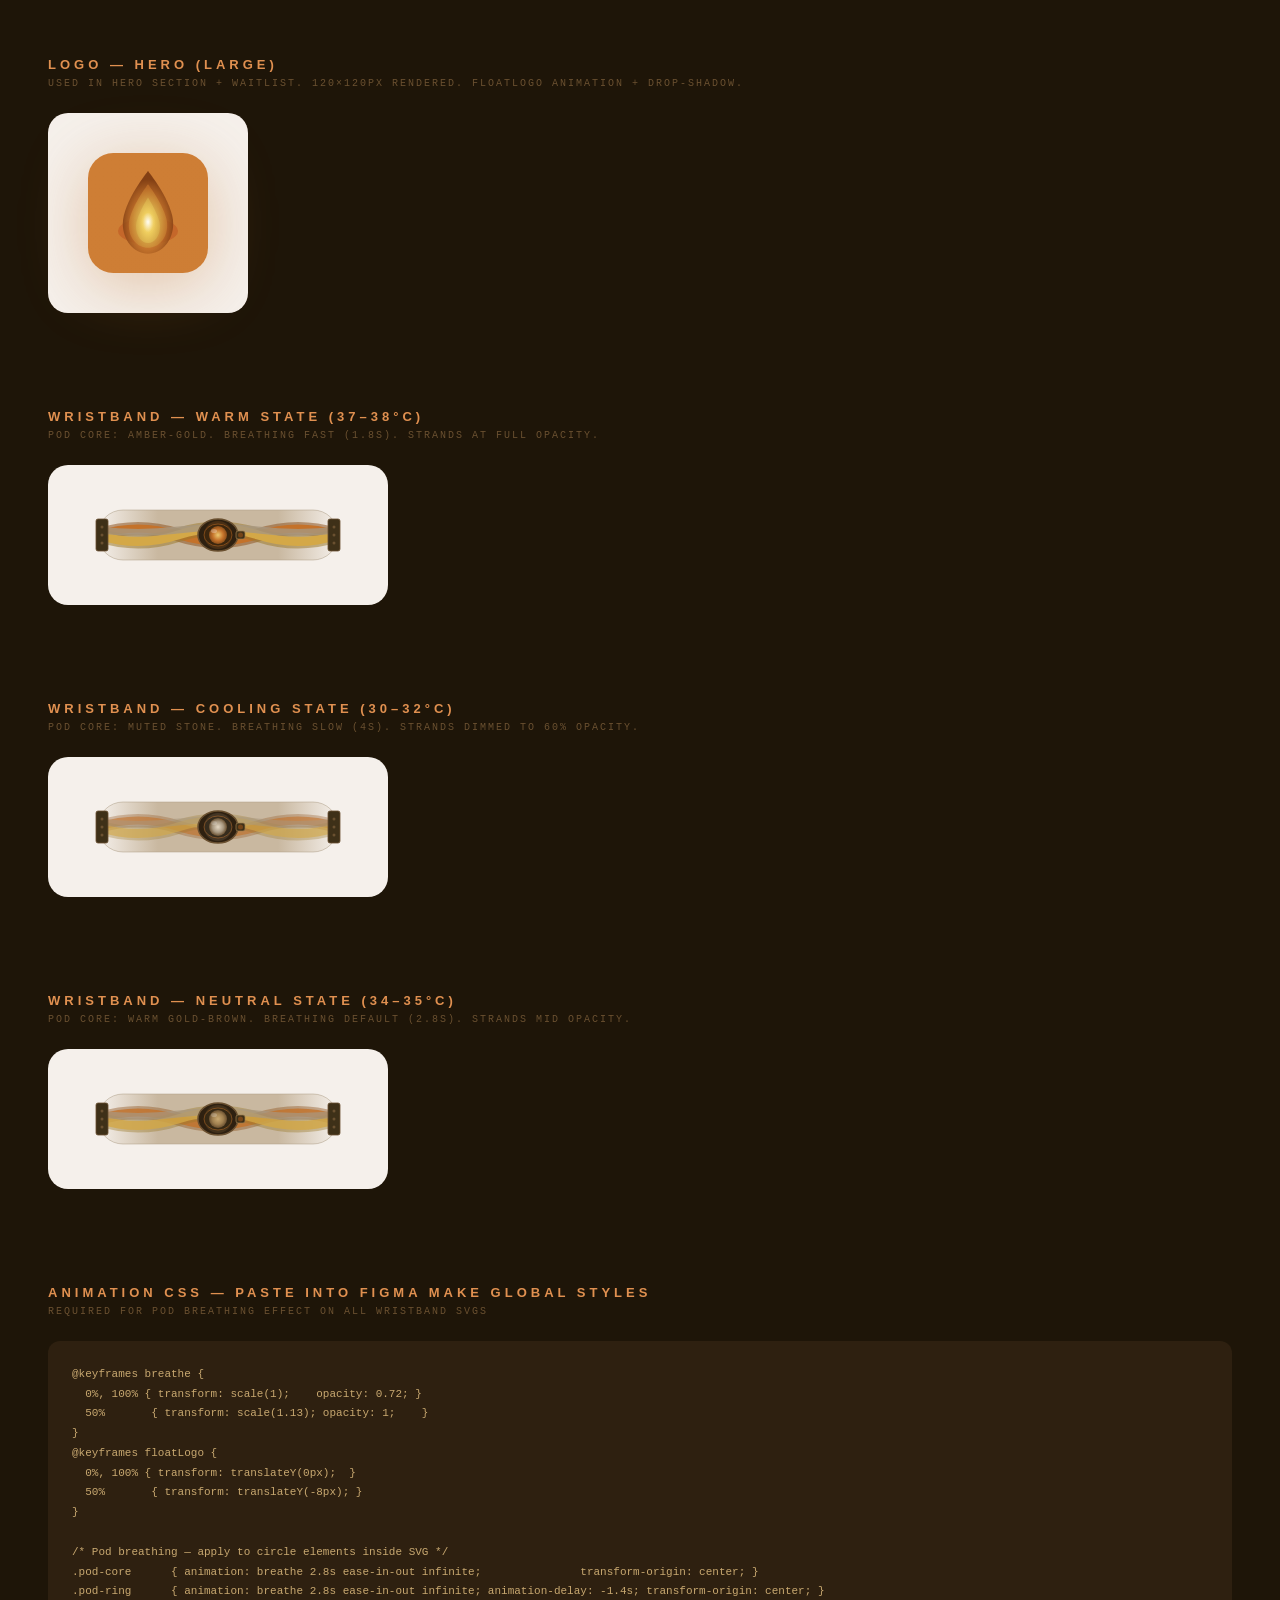
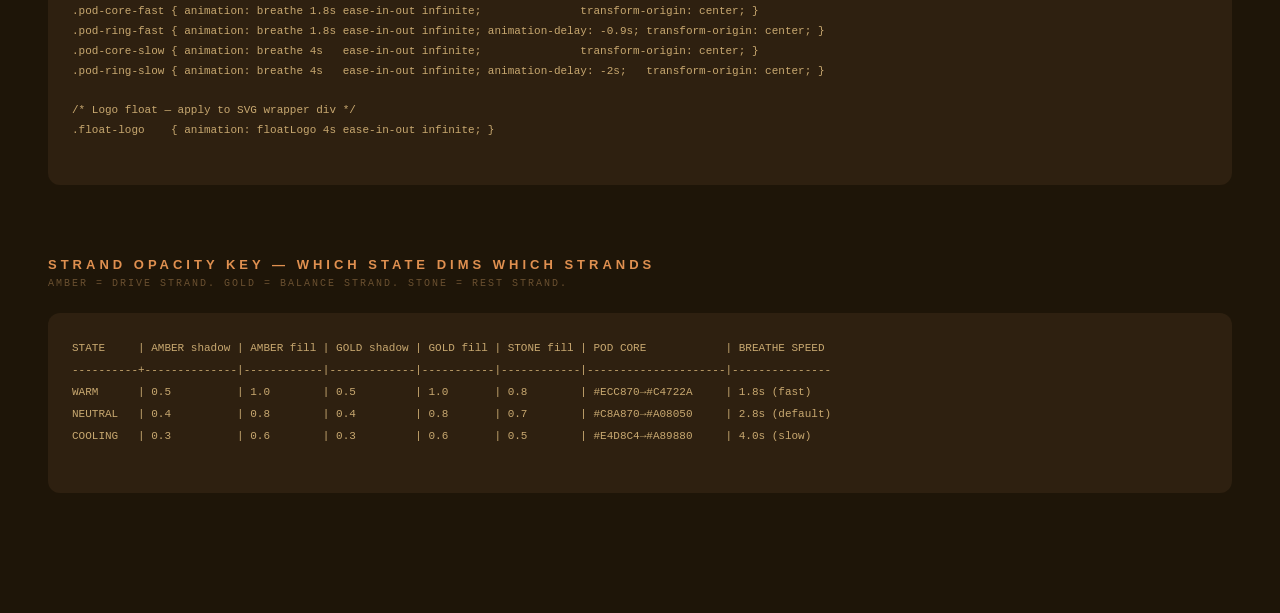
<file: src/imports/NADI_SVG_Reference.html>
<!DOCTYPE html>
<html lang="en">
<head>
<meta charset="UTF-8">
<title>NADI — SVG Reference: Logo + Wristband</title>
<style>
  body { background: #1E1508; font-family: 'Courier New', monospace; color: #C9B8A0; padding: 40px; }
  h1 { font-family: sans-serif; color: #E09050; font-size: 13px; letter-spacing: 4px; text-transform: uppercase; margin-bottom: 6px; }
  .label { font-size: 10px; letter-spacing: 2px; color: #6A5030; text-transform: uppercase; margin-bottom: 24px; display: block; }
  .section { margin-bottom: 72px; }
  .preview { background: #F5F0EB; border-radius: 20px; padding: 40px; display: inline-flex; align-items: center; justify-content: center; margin-bottom: 24px; }
  .preview-dark { background: #2E2010; border-radius: 20px; padding: 40px; display: inline-flex; align-items: center; justify-content: center; margin-bottom: 24px; }
  .row { display: flex; gap: 32px; flex-wrap: wrap; align-items: flex-start; }

  /* BREATHING ANIMATIONS — required for wristband pod */
  @keyframes breathe {
    0%, 100% { transform: scale(1); opacity: 0.72; }
    50%       { transform: scale(1.13); opacity: 1; }
  }
  .pod-core      { animation: breathe 2.8s ease-in-out infinite; transform-origin: center; }
  .pod-ring      { animation: breathe 2.8s ease-in-out infinite; transform-origin: center; animation-delay: -1.4s; }
  .pod-core-fast { animation: breathe 1.8s ease-in-out infinite; transform-origin: center; }
  .pod-ring-fast { animation: breathe 1.8s ease-in-out infinite; transform-origin: center; animation-delay: -0.9s; }
  .pod-core-slow { animation: breathe 4s   ease-in-out infinite; transform-origin: center; }
  .pod-ring-slow { animation: breathe 4s   ease-in-out infinite; transform-origin: center; animation-delay: -2s; }

  @keyframes floatLogo {
    0%, 100% { transform: translateY(0px); }
    50%       { transform: translateY(-8px); }
  }
  .float { animation: floatLogo 4s ease-in-out infinite; }
</style>
</head>
<body>

<!-- ============================================================ -->
<!--   SECTION A — NADI LOGO (HERO / LARGE — 200×200 viewBox)    -->
<!-- ============================================================ -->
<div class="section">
  <h1>Logo — Hero (Large)</h1>
  <span class="label">Used in hero section + waitlist. 120×120px rendered. floatLogo animation + drop-shadow.</span>

  <div class="row">
    <div>
      <div class="preview">
        <!-- ★ COPY THIS ENTIRE SVG INTO FIGMA MAKE ★ -->
        <svg class="float" width="120" height="120" viewBox="0 0 200 200" fill="none"
             style="filter:drop-shadow(0 12px 32px rgba(196,114,42,0.35))">
          <!-- tile background: amber-to-deep-amber diagonal gradient -->
          <rect width="200" height="200" rx="42" fill="url(#heroTile)"/>
          <!-- warm glow base beneath petals -->
          <ellipse cx="100" cy="130" rx="50" ry="22" fill="rgba(180,60,20,0.35)"/>
          <!-- OUTER petal — deep amber-red, widest -->
          <path d="M100 30 C100 30 58 82 58 118 C58 145 76 168 100 168 C124 168 142 145 142 118 C142 82 100 30 100 30Z"
                fill="url(#petal1)"/>
          <!-- MID petal — warm amber-gold -->
          <path d="M100 52 C100 52 68 94 68 120 C68 142 82 158 100 158 C118 158 132 142 132 120 C132 94 100 52 100 52Z"
                fill="url(#petal2)"/>
          <!-- INNER petal — bright gold, narrowest -->
          <path d="M100 74 C100 74 80 106 80 122 C80 138 89 150 100 150 C111 150 120 138 120 122 C120 106 100 74 100 74Z"
                fill="url(#petal3)"/>
          <!-- core highlight glow -->
          <ellipse cx="100" cy="118" rx="12" ry="18" fill="url(#coreGlow)"/>

          <!-- NO top dot on hero logo -->

          <defs>
            <linearGradient id="heroTile" x1="0" y1="0" x2="200" y2="200">
              <stop offset="0%"   stop-color="#CE7E35"/>
              <stop offset="100%" stop-color="#8A4E1A"/>
            </linearGradient>
            <radialGradient id="petal1" cx="50%" cy="65%" r="55%">
              <stop offset="0%"   stop-color="#F0C84A" stop-opacity="0.7"/>
              <stop offset="50%"  stop-color="#C4722A" stop-opacity="0.75"/>
              <stop offset="100%" stop-color="#7A3810" stop-opacity="0.9"/>
            </radialGradient>
            <radialGradient id="petal2" cx="50%" cy="60%" r="55%">
              <stop offset="0%"   stop-color="#F5D870" stop-opacity="0.85"/>
              <stop offset="55%"  stop-color="#D4A847" stop-opacity="0.8"/>
              <stop offset="100%" stop-color="#C4722A" stop-opacity="0.7"/>
            </radialGradient>
            <radialGradient id="petal3" cx="50%" cy="55%" r="55%">
              <stop offset="0%"   stop-color="#FFFBE8" stop-opacity="1"/>
              <stop offset="40%"  stop-color="#F0D060" stop-opacity="0.95"/>
              <stop offset="100%" stop-color="#D4A847" stop-opacity="0.8"/>
            </radialGradient>
            <radialGradient id="coreGlow" cx="50%" cy="40%" r="60%">
              <stop offset="0%"   stop-color="#FFFFFF"  stop-opacity="0.6"/>
              <stop offset="100%" stop-color="#F0C84A"  stop-opacity="0"/>
            </radialGradient>
          </defs>
        </svg>
      </div>
    </div>

  </div>
</div>


<!-- ============================================================ -->
<!--   SECTION C — WRISTBAND: WARM STATE                         -->
<!-- ============================================================ -->
<div class="section">
  <h1>Wristband — Warm State (37–38°C)</h1>
  <span class="label">Pod core: amber-gold. Breathing fast (1.8s). Strands at FULL opacity.</span>
  <div class="preview">
    <!-- ★ COPY THIS ENTIRE SVG INTO FIGMA MAKE ★ -->
    <svg width="260" height="60" viewBox="0 0 260 60" style="overflow:visible">
      <defs>
        <!-- clip to strap shape -->
        <clipPath id="bandClipW">
          <rect x="10" y="5" width="240" height="50" rx="25"/>
        </clipPath>
        <!-- strap fill: warm stone, fades at both ends -->
        <linearGradient id="strapW" x1="0" y1="0" x2="1" y2="0">
          <stop offset="0%"   stop-color="#C9B8A0" stop-opacity="0"/>
          <stop offset="25%"  stop-color="#C9B8A0"/>
          <stop offset="75%"  stop-color="#C9B8A0"/>
          <stop offset="100%" stop-color="#C9B8A0" stop-opacity="0"/>
        </linearGradient>
        <!-- pod core radialGradient: gold → terracotta → dark amber -->
        <radialGradient id="coreWarm" cx="50%" cy="50%" r="50%">
          <stop offset="0%"   stop-color="#ECC870"/>
          <stop offset="60%"  stop-color="#C4722A"/>
          <stop offset="100%" stop-color="#8A4E1A"/>
        </radialGradient>
      </defs>

      <!-- STRAP BASE -->
      <rect x="10" y="5" width="240" height="50" rx="25"
            fill="url(#strapW)" stroke="#A89880" stroke-width="0.5"/>

      <!-- THREE WOVEN STRANDS (clipped to strap) -->
      <g clip-path="url(#bandClipW)">
        <!-- AMBER strand: shadow then colour -->
        <path d="M10,30 Q50,17 90,30 Q130,43 170,30 Q210,17 250,30"
              fill="none" stroke="#8A4E1A" stroke-width="13" stroke-opacity="0.5"/>
        <path d="M10,30 Q50,17 90,30 Q130,43 170,30 Q210,17 250,30"
              fill="none" stroke="#C4722A" stroke-width="8"/>
        <!-- GOLD strand: shadow then colour (inverse wave) -->
        <path d="M10,30 Q50,43 90,30 Q130,17 170,30 Q210,43 250,30"
              fill="none" stroke="#9A7828" stroke-width="14" stroke-opacity="0.5"/>
        <path d="M10,30 Q50,43 90,30 Q130,17 170,30 Q210,43 250,30"
              fill="none" stroke="#D4A847" stroke-width="9"/>
        <!-- STONE strand: gentle undulation -->
        <path d="M10,25 Q50,30 90,25 Q130,20 170,25 Q210,30 250,25"
              fill="none" stroke="#A89880" stroke-width="7" stroke-opacity="0.8"/>
      </g>

      <!-- LEFT CLASP -->
      <rect x="8" y="14" width="12" height="32" rx="2"
            fill="#3E3018" stroke="#6A5030" stroke-width="0.8"/>
      <circle cx="14" cy="22" r="1.5" fill="#6A5030"/>
      <circle cx="14" cy="30" r="1.5" fill="#6A5030"/>
      <circle cx="14" cy="38" r="1.5" fill="#6A5030"/>

      <!-- RIGHT CLASP -->
      <rect x="240" y="14" width="12" height="32" rx="2"
            fill="#3E3018" stroke="#6A5030" stroke-width="0.8"/>
      <circle cx="246" cy="22" r="1.5" fill="#6A5030"/>
      <circle cx="246" cy="30" r="1.5" fill="#6A5030"/>
      <circle cx="246" cy="38" r="1.5" fill="#6A5030"/>

      <!-- THE SEAT POD -->
      <ellipse cx="130" cy="30" rx="20" ry="16"
               fill="#2E2010" stroke="#6A5030" stroke-width="1.5"/>
      <ellipse cx="130" cy="30" rx="14" ry="11"
               fill="#1E1508" stroke="#8A4E1A" stroke-width="0.8"/>
      <!-- breathing ring -->
      <circle cx="130" cy="30" r="14"
              fill="#C4722A" fill-opacity="0.18" class="pod-ring-fast"/>
      <!-- breathing core orb -->
      <circle cx="130" cy="30" r="9"
              fill="url(#coreWarm)" class="pod-core-fast"/>
      <!-- specular highlight -->
      <ellipse cx="126" cy="26" rx="3" ry="2"
               fill="white" fill-opacity="0.28"/>

      <!-- CAPTURE BUTTON (right of pod) -->
      <rect x="148" y="26" width="9" height="8" rx="2"
            fill="#3E3018" stroke="#A08050" stroke-width="0.7"/>
      <circle cx="152.5" cy="30" r="2.5"
              fill="#8A4E1A" fill-opacity="0.72"/>
    </svg>
  </div>
</div>


<!-- ============================================================ -->
<!--   SECTION D — WRISTBAND: COOLING STATE                      -->
<!-- ============================================================ -->
<div class="section">
  <h1>Wristband — Cooling State (30–32°C)</h1>
  <span class="label">Pod core: muted stone. Breathing slow (4s). Strands dimmed to 60% opacity.</span>
  <div class="preview">
    <!-- ★ COPY THIS ENTIRE SVG INTO FIGMA MAKE ★ -->
    <svg width="260" height="60" viewBox="0 0 260 60" style="overflow:visible">
      <defs>
        <clipPath id="bandClipC">
          <rect x="10" y="5" width="240" height="50" rx="25"/>
        </clipPath>
        <linearGradient id="strapC" x1="0" y1="0" x2="1" y2="0">
          <stop offset="0%"   stop-color="#C9B8A0" stop-opacity="0"/>
          <stop offset="25%"  stop-color="#C9B8A0"/>
          <stop offset="75%"  stop-color="#C9B8A0"/>
          <stop offset="100%" stop-color="#C9B8A0" stop-opacity="0"/>
        </linearGradient>
        <!-- pod core: pale stone fading to warm brown -->
        <radialGradient id="coreCool" cx="50%" cy="50%" r="50%">
          <stop offset="0%"   stop-color="#E4D8C4"/>
          <stop offset="60%"  stop-color="#A89880"/>
          <stop offset="100%" stop-color="#6A5030"/>
        </radialGradient>
      </defs>

      <rect x="10" y="5" width="240" height="50" rx="25"
            fill="url(#strapC)" stroke="#A89880" stroke-width="0.5"/>

      <!-- STRANDS — all at reduced opacity (cooling/dimmed) -->
      <g clip-path="url(#bandClipC)">
        <path d="M10,30 Q50,17 90,30 Q130,43 170,30 Q210,17 250,30"
              fill="none" stroke="#8A4E1A" stroke-width="13" stroke-opacity="0.3"/>
        <path d="M10,30 Q50,17 90,30 Q130,43 170,30 Q210,17 250,30"
              fill="none" stroke="#C4722A" stroke-width="8" stroke-opacity="0.6"/>
        <path d="M10,30 Q50,43 90,30 Q130,17 170,30 Q210,43 250,30"
              fill="none" stroke="#9A7828" stroke-width="14" stroke-opacity="0.3"/>
        <path d="M10,30 Q50,43 90,30 Q130,17 170,30 Q210,43 250,30"
              fill="none" stroke="#D4A847" stroke-width="9" stroke-opacity="0.6"/>
        <path d="M10,25 Q50,30 90,25 Q130,20 170,25 Q210,30 250,25"
              fill="none" stroke="#A89880" stroke-width="7" stroke-opacity="0.5"/>
      </g>

      <rect x="8" y="14" width="12" height="32" rx="2" fill="#3E3018" stroke="#6A5030" stroke-width="0.8"/>
      <circle cx="14" cy="22" r="1.5" fill="#6A5030"/>
      <circle cx="14" cy="30" r="1.5" fill="#6A5030"/>
      <circle cx="14" cy="38" r="1.5" fill="#6A5030"/>
      <rect x="240" y="14" width="12" height="32" rx="2" fill="#3E3018" stroke="#6A5030" stroke-width="0.8"/>
      <circle cx="246" cy="22" r="1.5" fill="#6A5030"/>
      <circle cx="246" cy="30" r="1.5" fill="#6A5030"/>
      <circle cx="246" cy="38" r="1.5" fill="#6A5030"/>

      <ellipse cx="130" cy="30" rx="20" ry="16" fill="#2E2010" stroke="#6A5030" stroke-width="1.5"/>
      <ellipse cx="130" cy="30" rx="14" ry="11" fill="#1E1508" stroke="#8A4E1A" stroke-width="0.8"/>
      <!-- slow breathing — stone tint -->
      <circle cx="130" cy="30" r="14" fill="#A89880" fill-opacity="0.18" class="pod-ring-slow"/>
      <circle cx="130" cy="30" r="9"  fill="url(#coreCool)" class="pod-core-slow"/>
      <ellipse cx="126" cy="26" rx="3" ry="2" fill="white" fill-opacity="0.18"/>
      <rect x="148" y="26" width="9" height="8" rx="2" fill="#3E3018" stroke="#A08050" stroke-width="0.7"/>
      <circle cx="152.5" cy="30" r="2.5" fill="#8A4E1A" fill-opacity="0.72"/>
    </svg>
  </div>
</div>


<!-- ============================================================ -->
<!--   SECTION E — WRISTBAND: NEUTRAL STATE                      -->
<!-- ============================================================ -->
<div class="section">
  <h1>Wristband — Neutral State (34–35°C)</h1>
  <span class="label">Pod core: warm gold-brown. Breathing default (2.8s). Strands mid opacity.</span>
  <div class="preview">
    <!-- ★ COPY THIS ENTIRE SVG INTO FIGMA MAKE ★ -->
    <svg width="260" height="60" viewBox="0 0 260 60" style="overflow:visible">
      <defs>
        <clipPath id="bandClipN">
          <rect x="10" y="5" width="240" height="50" rx="25"/>
        </clipPath>
        <linearGradient id="strapN" x1="0" y1="0" x2="1" y2="0">
          <stop offset="0%"   stop-color="#C9B8A0" stop-opacity="0"/>
          <stop offset="25%"  stop-color="#C9B8A0"/>
          <stop offset="75%"  stop-color="#C9B8A0"/>
          <stop offset="100%" stop-color="#C9B8A0" stop-opacity="0"/>
        </linearGradient>
        <!-- pod core: warm gold → warm brown -->
        <radialGradient id="coreNeutral" cx="50%" cy="50%" r="50%">
          <stop offset="0%"   stop-color="#C8A870"/>
          <stop offset="60%"  stop-color="#A08050"/>
          <stop offset="100%" stop-color="#6A5030"/>
        </radialGradient>
      </defs>

      <rect x="10" y="5" width="240" height="50" rx="25"
            fill="url(#strapN)" stroke="#A89880" stroke-width="0.5"/>

      <!-- STRANDS — medium opacity (balanced state) -->
      <g clip-path="url(#bandClipN)">
        <path d="M10,30 Q50,17 90,30 Q130,43 170,30 Q210,17 250,30"
              fill="none" stroke="#8A4E1A" stroke-width="13" stroke-opacity="0.4"/>
        <path d="M10,30 Q50,17 90,30 Q130,43 170,30 Q210,17 250,30"
              fill="none" stroke="#C4722A" stroke-width="8" stroke-opacity="0.8"/>
        <path d="M10,30 Q50,43 90,30 Q130,17 170,30 Q210,43 250,30"
              fill="none" stroke="#9A7828" stroke-width="14" stroke-opacity="0.4"/>
        <path d="M10,30 Q50,43 90,30 Q130,17 170,30 Q210,43 250,30"
              fill="none" stroke="#D4A847" stroke-width="9" stroke-opacity="0.8"/>
        <path d="M10,25 Q50,30 90,25 Q130,20 170,25 Q210,30 250,25"
              fill="none" stroke="#A89880" stroke-width="7" stroke-opacity="0.7"/>
      </g>

      <rect x="8" y="14" width="12" height="32" rx="2" fill="#3E3018" stroke="#6A5030" stroke-width="0.8"/>
      <circle cx="14" cy="22" r="1.5" fill="#6A5030"/>
      <circle cx="14" cy="30" r="1.5" fill="#6A5030"/>
      <circle cx="14" cy="38" r="1.5" fill="#6A5030"/>
      <rect x="240" y="14" width="12" height="32" rx="2" fill="#3E3018" stroke="#6A5030" stroke-width="0.8"/>
      <circle cx="246" cy="22" r="1.5" fill="#6A5030"/>
      <circle cx="246" cy="30" r="1.5" fill="#6A5030"/>
      <circle cx="246" cy="38" r="1.5" fill="#6A5030"/>

      <ellipse cx="130" cy="30" rx="20" ry="16" fill="#2E2010" stroke="#6A5030" stroke-width="1.5"/>
      <ellipse cx="130" cy="30" rx="14" ry="11" fill="#1E1508" stroke="#8A4E1A" stroke-width="0.8"/>
      <!-- default breathing — warm gold tint -->
      <circle cx="130" cy="30" r="14" fill="#A08050" fill-opacity="0.18" class="pod-ring"/>
      <circle cx="130" cy="30" r="9"  fill="url(#coreNeutral)" class="pod-core"/>
      <ellipse cx="126" cy="26" rx="3" ry="2" fill="white" fill-opacity="0.22"/>
      <rect x="148" y="26" width="9" height="8" rx="2" fill="#3E3018" stroke="#A08050" stroke-width="0.7"/>
      <circle cx="152.5" cy="30" r="2.5" fill="#8A4E1A" fill-opacity="0.72"/>
    </svg>
  </div>
</div>


<!-- ============================================================ -->
<!--   SECTION F — ANIMATION CSS TO PASTE INTO FIGMA MAKE        -->
<!-- ============================================================ -->
<div class="section">
  <h1>Animation CSS — Paste into Figma Make global styles</h1>
  <span class="label">Required for pod breathing effect on all wristband SVGs</span>
  <pre style="background:#2E2010;border-radius:12px;padding:24px;font-size:11px;line-height:1.8;color:#C8A870;white-space:pre-wrap">
@keyframes breathe {
  0%, 100% { transform: scale(1);    opacity: 0.72; }
  50%       { transform: scale(1.13); opacity: 1;    }
}
@keyframes floatLogo {
  0%, 100% { transform: translateY(0px);  }
  50%       { transform: translateY(-8px); }
}

/* Pod breathing — apply to circle elements inside SVG */
.pod-core      { animation: breathe 2.8s ease-in-out infinite;               transform-origin: center; }
.pod-ring      { animation: breathe 2.8s ease-in-out infinite; animation-delay: -1.4s; transform-origin: center; }
.pod-core-fast { animation: breathe 1.8s ease-in-out infinite;               transform-origin: center; }
.pod-ring-fast { animation: breathe 1.8s ease-in-out infinite; animation-delay: -0.9s; transform-origin: center; }
.pod-core-slow { animation: breathe 4s   ease-in-out infinite;               transform-origin: center; }
.pod-ring-slow { animation: breathe 4s   ease-in-out infinite; animation-delay: -2s;   transform-origin: center; }

/* Logo float — apply to SVG wrapper div */
.float-logo    { animation: floatLogo 4s ease-in-out infinite; }
  </pre>
</div>


<!-- ============================================================ -->
<!--   SECTION G — STRAND OPACITY RULES QUICK REFERENCE          -->
<!-- ============================================================ -->
<div class="section">
  <h1>Strand Opacity Key — Which state dims which strands</h1>
  <span class="label">Amber = Drive strand. Gold = Balance strand. Stone = Rest strand.</span>
  <pre style="background:#2E2010;border-radius:12px;padding:24px;font-size:11px;line-height:2;color:#C8A870;white-space:pre-wrap">
STATE     | AMBER shadow | AMBER fill | GOLD shadow | GOLD fill | STONE fill | POD CORE            | BREATHE SPEED
----------+--------------|------------|-------------|-----------|------------|---------------------|---------------
WARM      | 0.5          | 1.0        | 0.5         | 1.0       | 0.8        | #ECC870→#C4722A     | 1.8s (fast)
NEUTRAL   | 0.4          | 0.8        | 0.4         | 0.8       | 0.7        | #C8A870→#A08050     | 2.8s (default)
COOLING   | 0.3          | 0.6        | 0.3         | 0.6       | 0.5        | #E4D8C4→#A89880     | 4.0s (slow)
  </pre>
</div>

</body>
</html>
</file>
